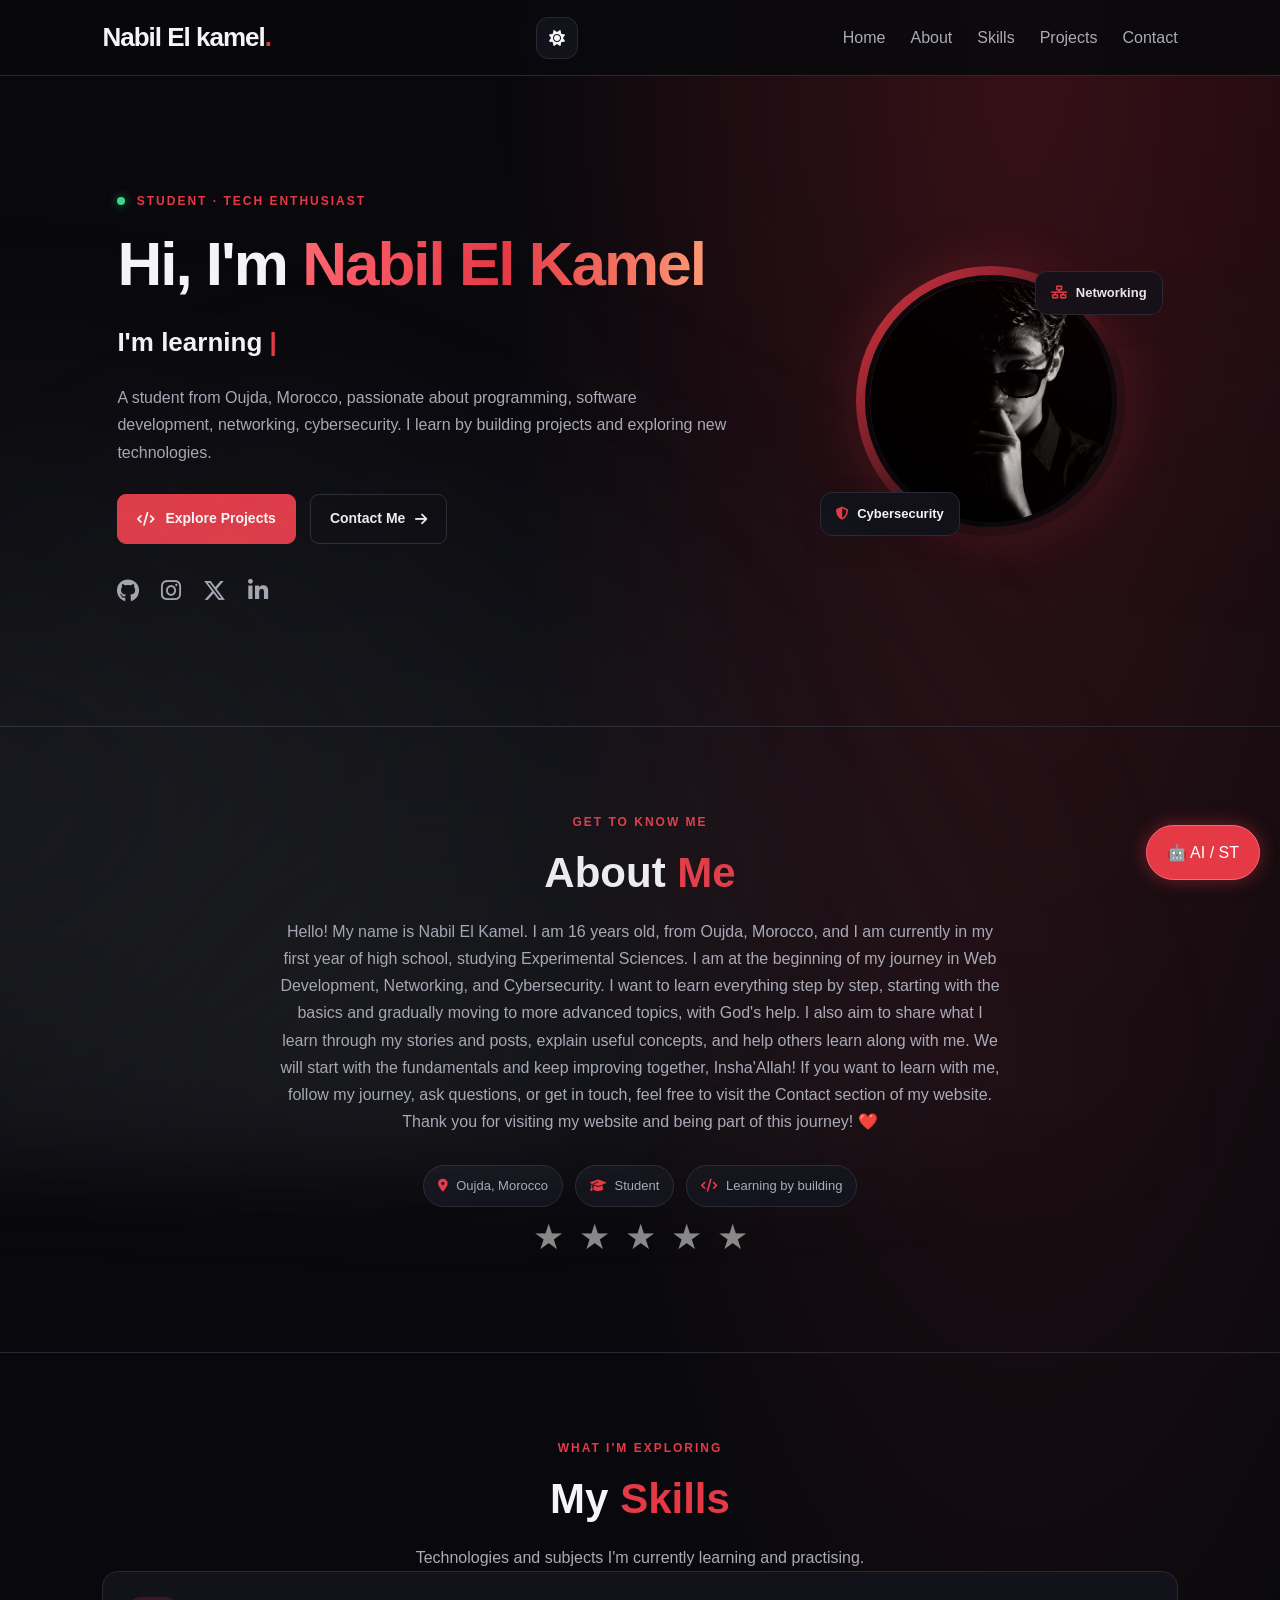
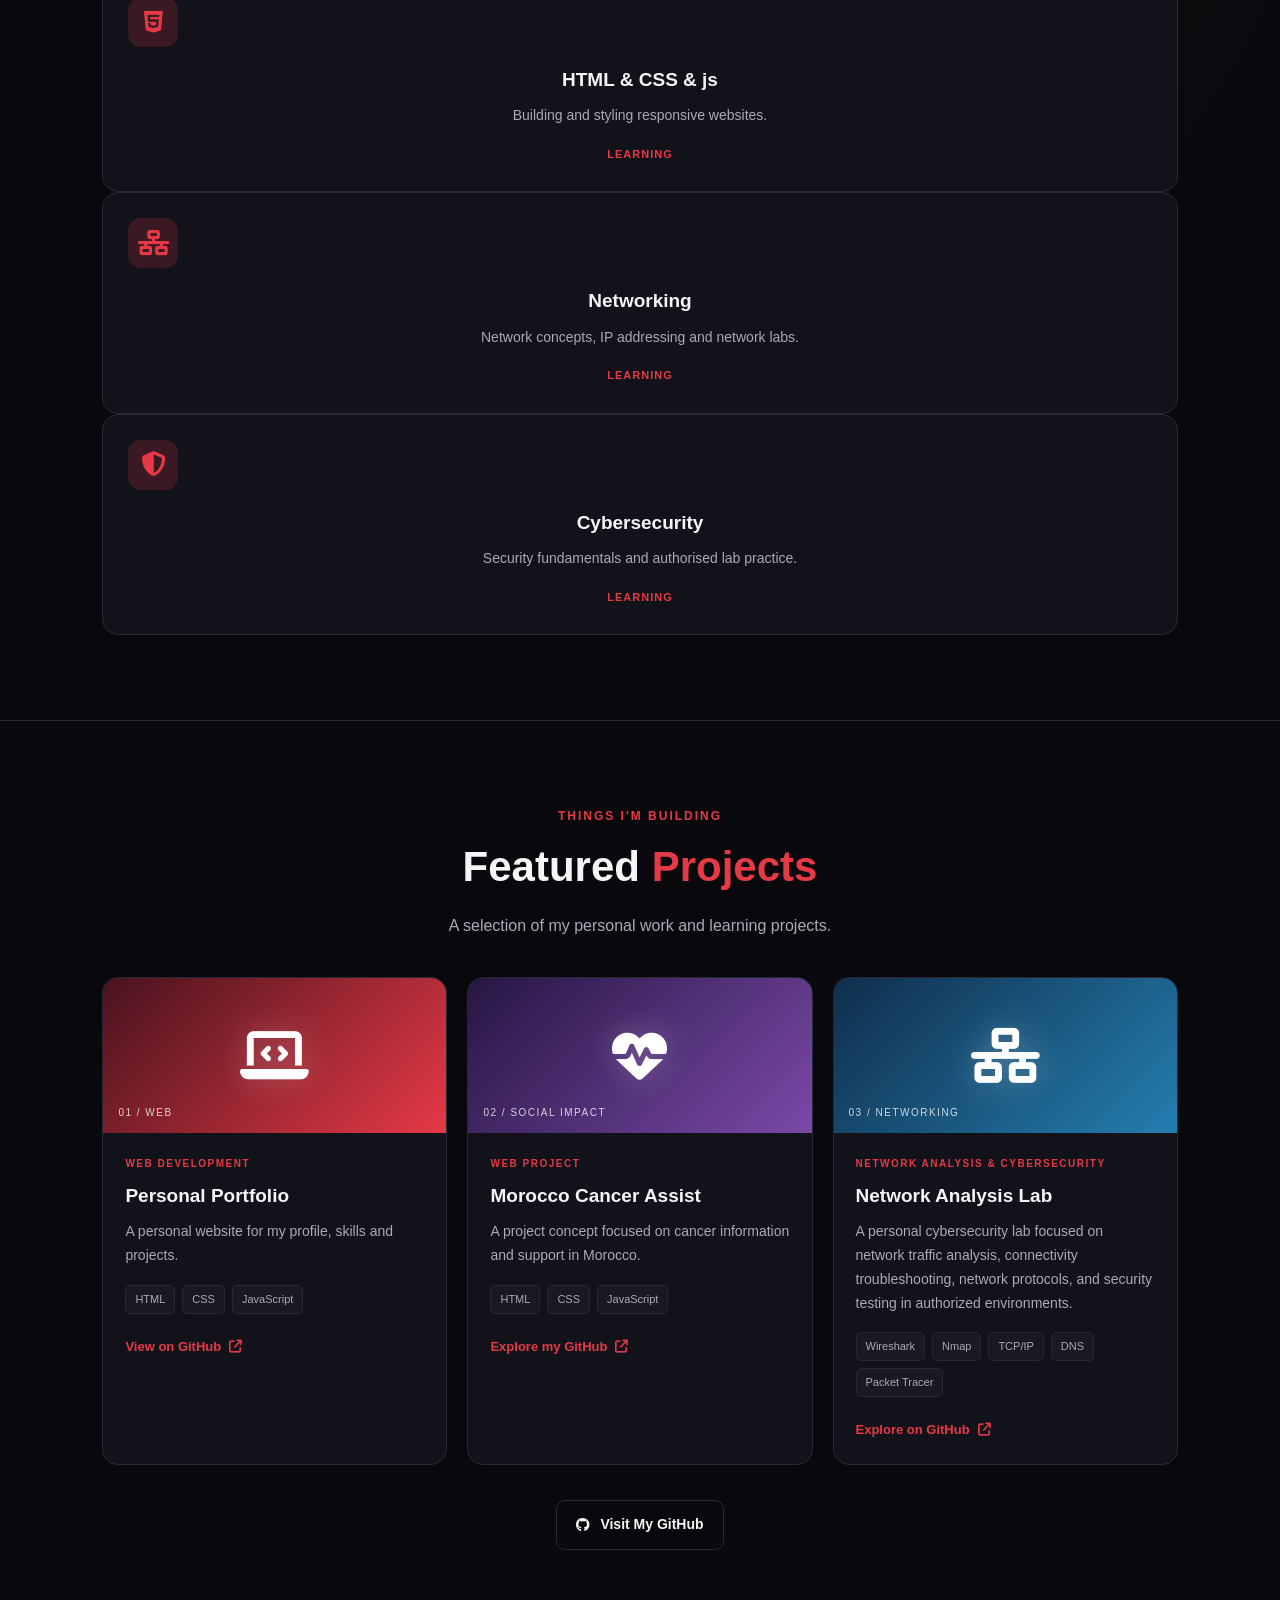
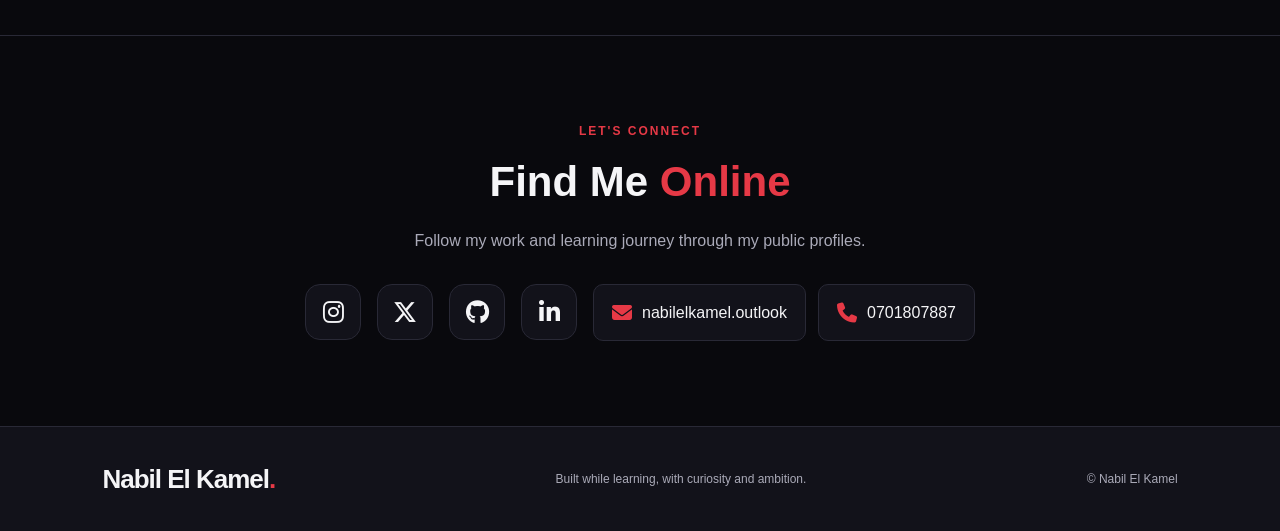
<file: index.html>
<!DOCTYPE html>
<html lang="en">
<head>
    <meta name="google-site-verification" content="LAKSvk_JpJnMbM8F0VMzO84_MuuijB6v0M3IZdkeegE" />
    <meta charset="UTF-8">
    <meta name="viewport" content="width=device-width, initial-scale=1.0">
    
    <title>Nabil El Kamel</title>
    <meta name="description" content="Official portfolio of Nabil El Kamel from Oujda, Morocco. Explore programming, web development, cybersecurity and robotics projects.">
    <meta name="author" content="Nabil El Kamel">
    <meta name="theme-color" content="#0b0b10">

    <link rel="stylesheet"
          href="https://cdnjs.cloudflare.com/ajax/libs/font-awesome/6.7.2/css/all.min.css">
    <link rel="stylesheet" href="style.css">
    <script src="script.js" defer></script>
</head>

<body>
<header class="navbar">

    <a class="logo" href="#home">Nabil El kamel<span>.</span></a>

    <div class="nav-actions">
        <button id="themeBtn" class="theme-btn"
                aria-label="Toggle light and dark theme"
                title="Change theme">
            <i class="fa-solid fa-sun"></i>
        </button>

        <button id="menuBtn" class="menu-btn"
                aria-label="Open navigation menu">
            <i class="fa-solid fa-bars"></i>
        </button>
    </div>
    
    <nav>
        <ul class="nav-links" id="navLinks">
            <li><a href="#home">Home</a></li>
            <li><a href="#about">About</a></li>
            <li><a href="#skills">Skills</a></li>
            <li><a href="#projects">Projects</a></li>
            <li><a href="#contact">Contact</a></li>
        </ul>
    </nav>
</header>

<main>
    <!-- HERO -->
    <section class="hero" id="home">
        <div class="hero-content">
            <p class="eyebrow">
                <span class="status-dot"></span>
                STUDENT · TECH ENTHUSIAST
            </p>

            <h1>
                Hi, I'm <span class="gradient-text">Nabil El Kamel</span>
            </h1>

            <h2 class="role-line">
                I'm learning <span id="typedText">Python</span><span class="cursor">|</span>
            </h2>

            <p class="hero-description">
                A student from Oujda, Morocco, passionate about programming,
                software development, networking, cybersecurity.
                I learn by building projects and exploring new technologies.
            </p>

            <div class="hero-buttons">
                <a href="#projects" class="btn">
                    <i class="fa-solid fa-code"></i> Explore Projects
                </a>
                <a href="#contact" class="btn btn-outline">
                    Contact Me <i class="fa-solid fa-arrow-right"></i>
                </a>
                
</button>
            </div>

            <div class="hero-socials">
                <a href="https://github.com/elknabil795-ops"
                   target="_blank" rel="noopener noreferrer"
                   aria-label="GitHub"><i class="fa-brands fa-github"></i></a>

                <a href="https://www.instagram.com/nabil__elk_/"
                   target="_blank" rel="noopener noreferrer"
                   aria-label="Instagram"><i class="fa-brands fa-instagram"></i></a>

                <a href="https://x.com/elknabil299269"
                   target="_blank" rel="noopener noreferrer"
                   aria-label="X"><i class="fa-brands fa-x-twitter"></i></a>

                <a href="https://www.linkedin.com/in/nabil-el-kamel-16363b412/"
                   target="_blank" rel="noopener noreferrer"
                   aria-label="LinkedIn"><i class="fa-brands fa-linkedin-in"></i></a>
            </div>
        </div>

        <div class="hero-visual">
            <div class="profile-ring">
                <div class="profile-image">
                    <img src="nabil.jpg" alt="Nabil El Kamel"
                         onerror="this.style.display='none';this.nextElementSibling.style.display='grid';">
                    <span class="profile-fallback">NE</span>
                </div>
            </div>
            <div class="floating-tag tag-top">
    <i class="fa-solid fa-network-wired"></i> Networking
</div>
            <div class="floating-tag tag-bottom">
                <i class="fa-solid fa-shield-halved"></i> Cybersecurity
            </div>
        </div>
    </section>

    <!-- ABOUT -->
    <section class="section reveal" id="about">
        <p class="eyebrow">GET TO KNOW ME</p>
        <h2 class="section-title">About <span class="accent">Me</span></h2>

        <p class="section-text">
            Hello! My name is Nabil El Kamel.
           
 I am 16 years old, from Oujda, Morocco, and I am currently in my first year of high school, studying Experimental Sciences.

I am at the beginning of my journey in Web Development, Networking, and Cybersecurity. I want to learn everything step by step, starting with the basics and gradually moving to more advanced topics, with God's help.

I also aim to share what I learn through my stories and posts, explain useful concepts, and help others learn along with me. We will start with the fundamentals and keep improving together, Insha'Allah!

If you want to learn with me, follow my journey, ask questions, or get in touch, feel free to visit the  Contact section of my website.

Thank you for visiting my website and being part of this journey! ❤️
        </p>
        <div class="about-pills">
            <span><i class="fa-solid fa-location-dot"></i> Oujda, Morocco</span>
            <span><i class="fa-solid fa-graduation-cap"></i> Student</span>
            <span><i class="fa-solid fa-code"></i> Learning by building</span>
            </div>
        </div>
        
     <div class="stars">
    <button class="star">★</button>
    <button class="star">★</button>
    <button class="star">★</button>
    <button class="star">★</button>
    <button class="star">★</button>
            </div>
        </div>
    </section>

    <!-- SKILLS -->
    <section class="section reveal" id="skills">
        <p class="eyebrow">WHAT I'M EXPLORING</p>
        <h2 class="section-title">My <span class="accent">Skills</span></h2>
        <p class="section-text">
            Technologies and subjects I'm currently learning and practising.
        </p>
        
            <article class="skill-card">
                <div class="skill-icon"><i class="fa-brands fa-html5"></i></div>
                <h3>HTML & CSS & js </h3>
                <p>Building and styling responsive websites.</p>
                <span class="skill-label">Learning</span>
            </article>

            <article class="skill-card">
                <div class="skill-icon"><i class="fa-solid fa-network-wired"></i></div>
                <h3>Networking</h3>
                <p>Network concepts, IP addressing and network labs.</p>
                <span class="skill-label">Learning</span>
            </article>

            <article class="skill-card">
                <div class="skill-icon"><i class="fa-solid fa-shield-halved"></i></div>
                <h3>Cybersecurity</h3>
                <p>Security fundamentals and authorised lab practice.</p>
                <span class="skill-label">Learning</span>
            </article>

        </div>
    </section>

    <!-- PROJECTS -->
    <section class="section reveal" id="projects">
        <p class="eyebrow">THINGS I'M BUILDING</p>
        <h2 class="section-title">Featured <span class="accent">Projects</span></h2>
        <p class="section-text">
            A selection of my personal work and learning projects.
        </p>

        <div class="projects-grid">
            <article class="project-card">
                <div class="project-visual visual-red">
                    <i class="fa-solid fa-laptop-code"></i>
                    <span>01 / WEB</span>
                </div>
                <div class="project-info">
                    <p class="project-type">WEB DEVELOPMENT</p>
                    <h3>Personal Portfolio</h3>
                    <p>A personal website for my profile, skills and projects.</p>
                    <div class="tech-tags">
                        <span>HTML</span><span>CSS</span><span>JavaScript</span>
                    </div>
                    <a class="project-link"
                       href="https://github.com/elknabil795-ops"
                       target="_blank" rel="noopener noreferrer">
                        View on GitHub <i class="fa-solid fa-arrow-up-right-from-square"></i>
                    </a>
                </div>
            </article>

            <article class="project-card">
                <div class="project-visual visual-purple">
                    <i class="fa-solid fa-heart-pulse"></i>
                    <span>02 / SOCIAL IMPACT</span>
                </div>
                <div class="project-info">
                    <p class="project-type">WEB PROJECT</p>
                    <h3>Morocco Cancer Assist</h3>
                    <p>A project concept focused on cancer information and support in Morocco.</p>
                    <div class="tech-tags">
                        <span>HTML</span><span>CSS</span><span>JavaScript</span>
                    </div>
                    <a class="project-link"
                       href="https://github.com/elknabil795-ops"
                       target="_blank" rel="noopener noreferrer">
                        Explore my GitHub <i class="fa-solid fa-arrow-up-right-from-square"></i>
                    </a>
                </div>
            </article>

            <!-- NETWORK ANALYSIS PROJECT -->
            <article class="project-card">
                <div class="project-visual visual-blue">
                    <i class="fa-solid fa-network-wired"></i>
                    <span>03 / NETWORKING</span>
                </div>

                <div class="project-info">
                    <p class="project-type">NETWORK ANALYSIS & CYBERSECURITY</p>
                    <h3>Network Analysis Lab</h3>

                    <p>
                        A personal cybersecurity lab focused on network
                        traffic analysis, connectivity troubleshooting,
                        network protocols, and security testing in
                        authorized environments.
                    </p>

                    <div class="tech-tags">
                        <span>Wireshark</span>
                        <span>Nmap</span>
                        <span>TCP/IP</span>
                        <span>DNS</span>
                        <span>Packet Tracer</span>
                    </div>

                    <a class="project-link"
                       href="https://github.com/elknabil795-ops"
                       target="_blank"
                       rel="noopener noreferrer">
                        Explore on GitHub
                        <i class="fa-solid fa-arrow-up-right-from-square"></i>
                    </a>
                </div>
            </article>

           
        </div>

        <a class="btn btn-outline all-projects"
           href="https://github.com/elknabil795-ops"
           target="_blank" rel="noopener noreferrer">
            <i class="fa-brands fa-github"></i> Visit My GitHub
        </a>
    </section>

    <!-- CONTACT -->
    <section class="section reveal" id="contact">
        <p class="eyebrow">LET'S CONNECT</p>
        <h2 class="section-title">Find Me <span class="accent">Online</span></h2>
        <p class="section-text">
            Follow my work and learning journey through my public profiles.
        </p>

        <div class="social-links">
            <a class="social instagram"
               href="https://www.instagram.com/nabil__elk_/"
               target="_blank" rel="noopener noreferrer"
               aria-label="Instagram"><i class="fa-brands fa-instagram"></i></a>

            <a class="social x-twitter"
               href="https://x.com/elknabil299269"
               target="_blank" rel="noopener noreferrer"
               aria-label="X"><i class="fa-brands fa-x-twitter"></i></a>

            <a class="social github"
               href="https://github.com/elknabil795-ops"
               target="_blank" rel="noopener noreferrer"
               aria-label="GitHub"><i class="fa-brands fa-github"></i></a>

            <a class="social linkedin"
               href="https://www.linkedin.com/in/nabil-el-kamel-16363b412/"
               target="_blank" rel="noopener noreferrer"
               aria-label="LinkedIn"><i class="fa-brands fa-linkedin-in"></i></a>
               
<div class="contact-info">
    <a href="https://outlook.live.com/mail/" target="_blank" rel="noopener noreferrer" class="contact-item">
        <i class="fa-solid fa-envelope"></i>
        <span>nabilelkamel.outlook</span>
    </a>

    <a href="tel:+212701807887" class="contact-item">
        <i class="fa-solid fa-phone"></i>
        <span>0701807887</span>
    </a>
</div>

        </div>
    </section>
</main>

<!-- AI / ST Assistant -->
<div id="ai-st">
  <button id="ai-toggle" type="button">🤖 AI / ST</button>

  <div id="ai-box" hidden>
    <div class="ai-header">
      <strong>AI / ST</strong> 
      Ai/St
      <button id="ai-close" type="button">✕</button>
    </div> dis wite closev

    <div id="ai-messages">
      <p class="ai-bot">
        Hello! I am AI / ST. Ask me about Nabil El Kamel.
      </p>
    </div>


    <form id="ai-form">
      <input id="ai-input" placeholder="Ask about Nabil..." required>
      <button type="submit">Send</button>
    </form>
  </div>
</div>

    <script src="script.js"></script>
</script>
    
<footer class="footer">
    <a class="logo" href="#home">Nabil El Kamel<span>.</span></a>
    <p>Built while learning, with curiosity and ambition.</p>
    <p>© <span id="year"></span> Nabil El Kamel</p>
</footer>
</body>
</html>
</file>
<file: style.css>
:root {
    --bg: #09090d;
    --surface: #12121a;
    --surface-2: #191923;
    --text: #f5f5f7;
    --muted: #aaaab8;
    --border: #292936;
    --red: #e63946;
    --red-glow: #e6394630;
    --nav-bg: rgba(9, 9, 13, 0.90);
}

body.light-theme {
    --bg: #f5f5f8;
    --surface: #ffffff;
    --surface-2: #eeeef3;
    --text: #171720;
    --muted: #606070;
    --border: #dedee8;
    --red: #cf2637;
    --red-glow: #cf26371c;
    --nav-bg: rgba(245, 245, 248, 0.92);
}

* {
    margin: 0;
    padding: 0;
    box-sizing: border-box;
}

html {
    scroll-behavior: smooth;
    scroll-padding-top: 90px;
}

body {
    font-family: Arial, Helvetica, sans-serif;
    background:
        radial-gradient(ellipse at 80% 0%, var(--red-glow), transparent 36%),
        var(--bg);
    color: var(--text);
    line-height: 1.7;
    transition: background-color 0.3s, color 0.3s;
}

a {
    color: inherit;
    text-decoration: none;
}

button {
    font: inherit;
}

.navbar {
    min-height: 76px;
    padding: 14px 8%;
    display: flex;
    align-items: center;
    justify-content: space-between;
    gap: 24px;
    position: sticky;
    top: 0;
    z-index: 1000;
    background: var(--nav-bg);
    backdrop-filter: blur(14px);
    border-bottom: 1px solid var(--border);
}

.logo {
    font-size: 26px;
    font-weight: 800;
    letter-spacing: -1px;
}

.logo span {
    color: var(--red);
}

.nav-links {
    list-style: none;
    display: flex;
    align-items: center;
    gap: 25px;
}

.nav-links a {
    color: var(--muted);
    transition: color 0.25s;
}

.nav-links a:hover {
    color: var(--red);
}

.nav-actions {
    display: flex;
    align-items: center;
    gap: 12px;
}

.theme-btn,
.menu-btn {
    width: 42px;
    height: 42px;
    display: grid;
    place-items: center;
    color: var(--text);
    background: var(--surface);
    border: 1px solid var(--border);
    border-radius: 12px;
    cursor: pointer;
    transition: 0.25s;
}

.theme-btn:hover,
.menu-btn:hover {
    border-color: var(--red);
    color: var(--red);
    box-shadow: 0 0 18px var(--red-glow);
}

.menu-btn {
    display: none;
}

/* HERO */

.hero {
    max-width: 1250px;
    min-height: 650px;
    padding: 90px 8%;
    margin: auto;
    display: grid;
    grid-template-columns: 1.3fr 0.7fr;
    align-items: center;
    gap: 65px;
}

.hero-content {
    animation: enter 0.8s ease both;
}

.eyebrow {
    color: var(--red);
    font-size: 12px;
    font-weight: 800;
    letter-spacing: 2px;
    margin-bottom: 15px;
}

.status-dot {
    display: inline-block;
    width: 8px;
    height: 8px;
    margin-right: 6px;
    border-radius: 50%;
    background: #36d98a;
    box-shadow: 0 0 10px #36d98a80;
}

.hero h1 {
    font-size: clamp(36px, 5vw, 62px);
    line-height: 1.18;
    letter-spacing: -2px;
    margin-bottom: 20px;
}

.gradient-text {
    color: var(--red);
    background: linear-gradient(90deg, #ff6671, var(--red), #ff9c77);
    -webkit-background-clip: text;
    background-clip: text;
    -webkit-text-fill-color: transparent;
}

.role-line {
    font-size: clamp(18px, 2.3vw, 26px);
    margin-bottom: 20px;
}

#typedText {
    color: var(--red);
}

.cursor {
    color: var(--red);
    animation: blink 0.8s step-end infinite;
}

.hero-description {
    max-width: 610px;
    color: var(--muted);
    font-size: 16px;
}

.hero-buttons {
    display: flex;
    flex-wrap: wrap;
    gap: 14px;
    margin-top: 28px;
}

.btn {
    min-height: 47px;
    display: inline-flex;
    justify-content: center;
    align-items: center;
    gap: 10px;
    padding: 12px 19px;
    color: white;
    background: var(--red);
    border: 1px solid var(--red);
    border-radius: 9px;
    font-size: 14px;
    font-weight: 700;
    transition: transform 0.25s, box-shadow 0.25s, background 0.25s;
}

.btn:hover {
    transform: translateY(-3px);
    box-shadow: 0 0 25px var(--red-glow);
}

.btn-outline {
    color: var(--text);
    background: transparent;
    border-color: var(--border);
}

.btn-outline:hover {
    border-color: var(--red);
    color: var(--red);
}

.hero-socials {
    display: flex;
    gap: 22px;
    margin-top: 28px;
}

.hero-socials a {
    color: var(--muted);
    font-size: 23px;
    transition: 0.25s;
}

.hero-socials a:hover {
    color: var(--red);
    transform: translateY(-3px);
    text-shadow: 0 0 15px var(--red-glow);
}

/* PROFILE IMAGE */

.hero-visual {
    position: relative;
    display: grid;
    place-items: center;
    min-height: 340px;
}

.profile-ring {
    width: 270px;
    height: 270px;
    display: grid;
    place-items: center;
    border-radius: 50%;
    background: linear-gradient(135deg, var(--red), transparent 65%);
    box-shadow: 0 0 55px var(--red-glow);
    animation: float 4s ease-in-out infinite;
}

.profile-image {
    width: 252px;
    height: 252px;
    overflow: hidden;
    border: 5px solid var(--bg);
    border-radius: 50%;
    background: var(--surface-2);
}

.profile-image img {
    display: block;
    width: 100%;
    height: 100%;
    object-fit: cover;
}

.profile-fallback {
    width: 100%;
    height: 100%;
    display: none;
    place-items: center;
    color: var(--red);
    font-size: 65px;
    font-weight: 800;
}

.floating-tag {
    position: absolute;
    padding: 10px 15px;
    background: var(--surface);
    border: 1px solid var(--border);
    border-radius: 12px;
    box-shadow: 0 8px 30px #00000015;
    font-size: 13px;
    font-weight: 700;
}

.floating-tag i {
    color: var(--red);
    margin-right: 5px;
}

.tag-top {
    top: 40px;
    right: 0;
}

.tag-bottom {
    bottom: 35px;
    left: 0;
}

/* SECTIONS */

.section {
    padding: 85px 8%;
    text-align: center;
    border-top: 1px solid var(--border);
    scroll-margin-top: 75px;
}

.section-title {
    margin-bottom: 18px;
    font-size: clamp(30px, 4vw, 42px);
    line-height: 1.25;
}

.accent {
    color: var(--red);
}

.section-text {
    max-width: 720px;
    margin: 0 auto;
    color: var(--muted);
}

.about-pills {
    display: flex;
    justify-content: center;
    flex-wrap: wrap;
    gap: 12px;
    margin-top: 30px;
}

.about-pills span {
    padding: 9px 14px;
    color: var(--muted);
    background: var(--surface);
    border: 1px solid var(--border);
    border-radius: 30px;
    font-size: 13px;
}

.about-pills i {
    color: var(--red);
    margin-right: 5px;
}

/* SKILLS */

.skills-grid,
.projects-grid {
    max-width: 1080px;
    margin: 38px auto 0;
    display: grid;
    grid-template-columns: repeat(3, minmax(0, 1fr));
    gap: 20px;
    text-align: left;
}

.skill-card,
.project-card {
    min-width: 0;
    background: var(--surface);
    border: 1px solid var(--border);
    border-radius: 16px;
    overflow: hidden;
    transition: transform 0.3s, border-color 0.3s, box-shadow 0.3s;
}

.skill-card {
    padding: 25px;
}

.skill-card:hover,
.project-card:hover {
    transform: translateY(-6px);
    border-color: var(--red);
    box-shadow: 0 10px 35px var(--red-glow);
}

.skill-icon {
    width: 50px;
    height: 50px;
    display: grid;
    place-items: center;
    margin-bottom: 17px;
    color: var(--red);
    background: var(--red-glow);
    border-radius: 13px;
    font-size: 25px;
}

.skill-card h3,
.project-info h3 {
    font-size: 19px;
    margin-bottom: 8px;
}

.skill-card p,
.project-info > p:not(.project-type) {
    color: var(--muted);
    font-size: 14px;
}

.skill-label {
    display: inline-block;
    margin-top: 17px;
    color: var(--red);
    font-size: 11px;
    font-weight: 800;
    text-transform: uppercase;
    letter-spacing: 1px;
}

/* PROJECTS */

.project-visual {
    height: 155px;
    position: relative;
    display: grid;
    place-items: center;
    overflow: hidden;
}

.project-visual > i {
    font-size: 55px;
    color: #ffffff;
    filter: drop-shadow(0 0 15px #ffffff40);
    transition: transform 0.3s;
}

.project-card:hover .project-visual > i {
    transform: scale(1.12);
}

.project-visual > span {
    position: absolute;
    bottom: 12px;
    left: 15px;
    color: #ffffffc7;
    font-size: 10px;
    letter-spacing: 1.5px;
}

.visual-red {
    background: linear-gradient(135deg, #48131d, #e63946);
}

.visual-purple {
    background: linear-gradient(135deg, #271643, #7949a8);
}

.visual-blue {
    background: linear-gradient(135deg, #102e4c, #247eb0);
}

.project-info {
    padding: 22px;
}

.project-type {
    color: var(--red);
    font-size: 10px;
    font-weight: 800;
    letter-spacing: 1.5px;
    margin-bottom: 8px;
}

.tech-tags {
    display: flex;
    flex-wrap: wrap;
    gap: 7px;
    margin: 17px 0;
}

.tech-tags span {
    padding: 4px 9px;
    background: var(--surface-2);
    border: 1px solid var(--border);
    border-radius: 5px;
    color: var(--muted);
    font-size: 11px;
}

.project-link {
    display: inline-flex;
    align-items: center;
    gap: 8px;
    margin-top: 5px;
    color: var(--red);
    font-size: 13px;
    font-weight: 700;
}

.project-link:hover {
    text-decoration: underline;
}

.all-projects {
    margin-top: 35px;
}

/* SOCIALS */

.social-links {
    display: flex;
    justify-content: center;
    flex-wrap: wrap;
    gap: 16px;
    margin-top: 30px;
}

.social {
    width: 56px;
    height: 56px;
    display: flex;
    justify-content: center;
    align-items: center;
    color: var(--text);
    background: var(--surface);
    border: 1px solid var(--border);
    border-radius: 15px;
    font-size: 24px;
    transition: transform 0.25s, border-color 0.25s, box-shadow 0.25s;
}

.social:hover {
    transform: translateY(-5px);
    border-color: var(--red);
    box-shadow: 0 0 23px var(--red-glow);
}

.instagram:hover { color: #e1306c; }
.x-twitter:hover { color: var(--text); }
.github:hover { color: var(--muted); }
.linkedin:hover { color: #0a66c2; }

/* FOOTER */

.footer {
    padding: 30px 8%;
    display: flex;
    justify-content: space-between;
    align-items: center;
    flex-wrap: wrap;
    gap: 15px;
    background: var(--surface);
    border-top: 1px solid var(--border);
}

.footer p {
    color: var(--muted);
    font-size: 12px;
}

/* ANIMATIONS */

.reveal {
    opacity: 0;
    transform: translateY(22px);
    transition: opacity 0.65s ease, transform 0.65s ease;
}

.reveal.visible {
    opacity: 1;
    transform: translateY(0);
}

@keyframes enter {
    from { opacity: 0; transform: translateY(20px); }
    to { opacity: 1; transform: translateY(0); }
}

@keyframes float {
    0%, 100% { transform: translateY(0); }
    50% { transform: translateY(-9px); }
}

@keyframes blink {
    50% { opacity: 0; }
}

/* RESPONSIVE */

@media (max-width: 950px) {
    .hero {
        gap: 35px;
        padding-left: 6%;
        padding-right: 6%;
    }

    .skills-grid,
    .projects-grid {
        grid-template-columns: repeat(2, minmax(0, 1fr));
    }
}

@media (max-width: 700px) {
    .navbar {
        padding: 12px 5%;
        flex-wrap: wrap;
    }

    .menu-btn {
        display: grid;
    }

    .navbar nav {
        width: 100%;
        order: 3;
    }

    .nav-links {
        display: none;
        flex-direction: column;
        align-items: stretch;
        gap: 0;
        padding: 8px 0;
    }

    .nav-links.open {
        display: flex;
    }

    .nav-links a {
        display: block;
        padding: 10px 4px;
    }

    .hero {
        min-height: auto;
        padding: 65px 6% 75px;
        grid-template-columns: 1fr;
        text-align: center;
        gap: 45px;
    }

    .hero-content {
        order: 2;
    }

    .hero-visual {
        order: 1;
        min-height: 270px;
    }

    .profile-ring {
        width: 220px;
        height: 220px;
    }

    .profile-image {
        width: 204px;
        height: 204px;
    }

    .hero-buttons,
    .hero-socials {
        justify-content: center;
    }

    .hero-description {
        margin: auto;
    }

    .tag-top { right: 0; top: 12px; }
    .tag-bottom { left: 0; bottom: 10px; }

    .section {
        padding: 65px 6%;
    }

    .skills-grid,
    .projects-grid {
        grid-template-columns: 1fr;
    }

    .footer {
        justify-content: center;
        text-align: center;
        flex-direction: column;
    }
}

@media (prefers-reduced-motion: reduce) {
    *,
    *::before,
    *::after {
        animation: none !important;
        scroll-behavior: auto !important;
        transition: none !important;
    }

    .reveal {
        opacity: 1;
        transform: none;
    }
}


/* Blood drip on click — no text */

.blood-click {
    position: relative;
    overflow: visible !important;
}

.blood-drop {
    position: absolute;
    top: 95%;
    left: var(--drop-position, 50%);
    width: 6px;
    height: 0;
    background: linear-gradient(to bottom, #c00018, #650008);
    border-radius: 0 0 50% 50%;
    box-shadow: 0 0 6px rgba(180, 0, 20, 0.7);
    pointer-events: none;
    z-index: 9999;
    animation: dripBlood 1.2s ease-in forwards;
}

@keyframes dripBlood {
    0% {
        height: 0;
        opacity: 1;
    }
    70% {
        height: 35px;
        opacity: 1;
    }
    100% {
        height: 45px;
        opacity: 0;
        transform: translateY(10px);
    }
}

/* ===== REALISTIC DARK RED ATMOSPHERE ===== */

body {
    position: relative;
    isolation: isolate;
}

body::before,
body::after {
    content: "";
    position: fixed;
    inset: -30%;
    pointer-events: none;
    z-index: 50;
}

body::before {
    background:
        radial-gradient(ellipse at 15% 75%,
            rgba(100, 105, 115, 0.15), transparent 38%),
        radial-gradient(ellipse at 85% 25%,
            rgba(110, 0, 15, 0.12), transparent 35%);
    filter: blur(35px);
    animation: hauntedFog 18s ease-in-out infinite alternate;
}

body::after {
    background:
        radial-gradient(ellipse at 40% 100%,
            rgba(180, 185, 195, 0.08), transparent 45%);
    filter: blur(55px);
    animation: hauntedFog 25s ease-in-out infinite alternate-reverse;
}

@keyframes hauntedFog {
    from { transform: translate3d(-3%, 1%, 0) scale(1); }
    to   { transform: translate3d(4%, -2%, 0) scale(1.08); }
}

/* Floating ghost silhouettes */

.ghost-layer {
    position: fixed;
    inset: 0;
    overflow: hidden;
    pointer-events: none;
    z-index: 49;
}

.ghost {
    position: absolute;
    width: 65px;
    height: 100px;
    opacity: 0;
    border-radius: 48% 48% 35% 35%;
    background:
        radial-gradient(ellipse at 50% 35%,
            rgba(240, 243, 248, 0.22),
            rgba(170, 177, 190, 0.09) 48%,
            transparent 75%);
    filter: blur(5px);
    animation: ghostWander 18s linear infinite;
}

.ghost::before {
    content: "";
    position: absolute;
    top: 30%;
    left: 22%;
    width: 56%;
    height: 17%;
    background:
        radial-gradient(ellipse at 25% 50%,
            rgba(15, 15, 20, 0.85) 0 12%,
            transparent 17%),
        radial-gradient(ellipse at 75% 50%,
            rgba(15, 15, 20, 0.85) 0 12%,
            transparent 17%);
}

.ghost::after {
    content: "";
    position: absolute;
    left: 10%;
    right: 10%;
    bottom: -8px;
    height: 25px;
    background: radial-gradient(ellipse,
        rgba(170, 175, 190, 0.12), transparent 70%);
    filter: blur(8px);
}

@keyframes ghostWander {
    0% {
        transform: translate3d(0, 20px, 0) scale(.8);
        opacity: 0;
    }
    15% { opacity: .45; }
    50% {
        transform: translate3d(65px, -35px, 0) scale(1.1);
        opacity: .3;
    }
    85% { opacity: .4; }
    100% {
        transform: translate3d(-20px, -120px, 0) scale(.9);
        opacity: 0;
    }
}

/* Keep content readable and interactive */

@media (prefers-reduced-motion: reduce) {
    body::before,
    body::after,
    .ghost {
        animation: none;
    }
}


/* AI / ST Assistant */
#ai-st {
  position: fixed;
  right: 20px;
  bottom: 20px;
  z-index: 9999;
  font-family: Arial, sans-serif;
}

#ai-toggle {
  background: #e63946;
  color: white;
  border: 1px solid #ff6874;
  padding: 13px 20px;
  border-radius: 30px;
  cursor: pointer;
  box-shadow: 0 0 18px #e6394670;
}

#ai-box {
  width: min(340px, calc(100vw - 40px));
  height: 410px;
  background: #101018;
  color: white;
  border: 1px solid #e63946;
  border-radius: 15px;
  margin-bottom: 12px;
  overflow: hidden;
  box-shadow: 0 0 25px #e6394630;
}

#ai-box[hidden] {
  display: none;
}

.ai-header {
  padding: 14px;
  background: #1b1b26;
  display: flex;
  justify-content: space-between;
}

.ai-header button,
.ai-controls button {
  cursor: pointer;
  color: white;
  background: #292936;
  border: none;
  padding: 7px;
  border-radius: 6px;
}

#ai-messages {
  height: 245px;
  padding: 12px;
  overflow-y: auto;
  font-size: 14px;
}

.ai-bot,
.ai-user {
  padding: 10px;
  border-radius: 10px;
  overflow-wrap: anywhere;
  line-height: 1.5;
}

.ai-bot {
  background: #20202c;
}

.ai-user {
  background: #7e2029;
  text-align: right;
}

.ai-controls {
  display: flex;
  gap: 8px;
  padding: 0 10px 8px;
}

#ai-form {
  display: flex;
  gap: 5px;
  padding: 10px;
}

#ai-input {
  min-width: 0;
  flex: 1;
  padding: 9px;
  border-radius: 7px;
  border: 1px solid #444;
  background: #191923;
  color: white;
}

#ai-form button {
  background: #e63946;
  color: white;
  border: none;
  border-radius: 7px;
  padding: 8px;
  cursor: pointer;
}

.contact-info {
    display: flex;
    flex-wrap: wrap;
    gap: 12px;
}

.contact-item {
    display: flex;
    align-items: center;
    gap: 10px;
    padding: 14px 18px;
    color: var(--text);
    background: var(--surface);
    border: 1px solid var(--border);
    border-radius: 10px;
    text-decoration: none;
    transition: 0.3s ease;
    overflow-wrap: anywhere;
}

.contact-item i {
    color: var(--red);
    font-size: 20px;
}

.contact-item:hover {
    border-color: var(--red);
    transform: translateY(-3px);
    box-shadow: 0 0 15px var(--red-glow);
}


.transmit-btn {
  display: inline-flex;
  align-items: center;
  gap: 12px;
  padding: 12px 17px;
  color: #fff;
  background: #0b0b0f;
  border: 1px solid #e63946;
  border-radius: 9px;
  cursor: pointer;
  text-align: left;
  box-shadow: 0 0 18px #e6394620;
  transition: 0.25s ease;
}

.transmit-logo {
  width: 45px;
  height: 45px;
  flex-shrink: 0;
  filter: drop-shadow(0 0 5px #e6394660);
  transition: transform 0.3s ease;
}

.transmit-label {
  display: flex;
  flex-direction: column;
  gap: 5px;
}

.transmit-label strong {
  color: #ff465e;
  font-size: 11px;
  letter-spacing: 1.2px;
}

.transmit-label small {
  color: #858590;
  font-size: 9px;
  letter-spacing: 2px;
}

.transmit-arrow {
  margin-left: 4px;
  color: #ff465e;
  font-size: 19px;
}

.transmit-btn:hover {
  background: #180b10;
  border-color: #ff465e;
  box-shadow: 0 0 28px #e6394650;
  transform: translateY(-2px);
}

.transmit-btn:hover .transmit-logo {
  transform: rotate(-8deg) scale(1.08);
}

.transmit-btn:focus-visible {
  outline: 2px solid #ff465e;
  outline-offset: 4px;
}

.stars {
    display: flex;
    justify-content: center;
    gap: 15px;
}

.star {
    background: none;
    border: none;
    color: #888;
    font-size: 35px;
    cursor: pointer;
    transition: 0.2s;
}

.star.active {
    color: red;
}
</file>
